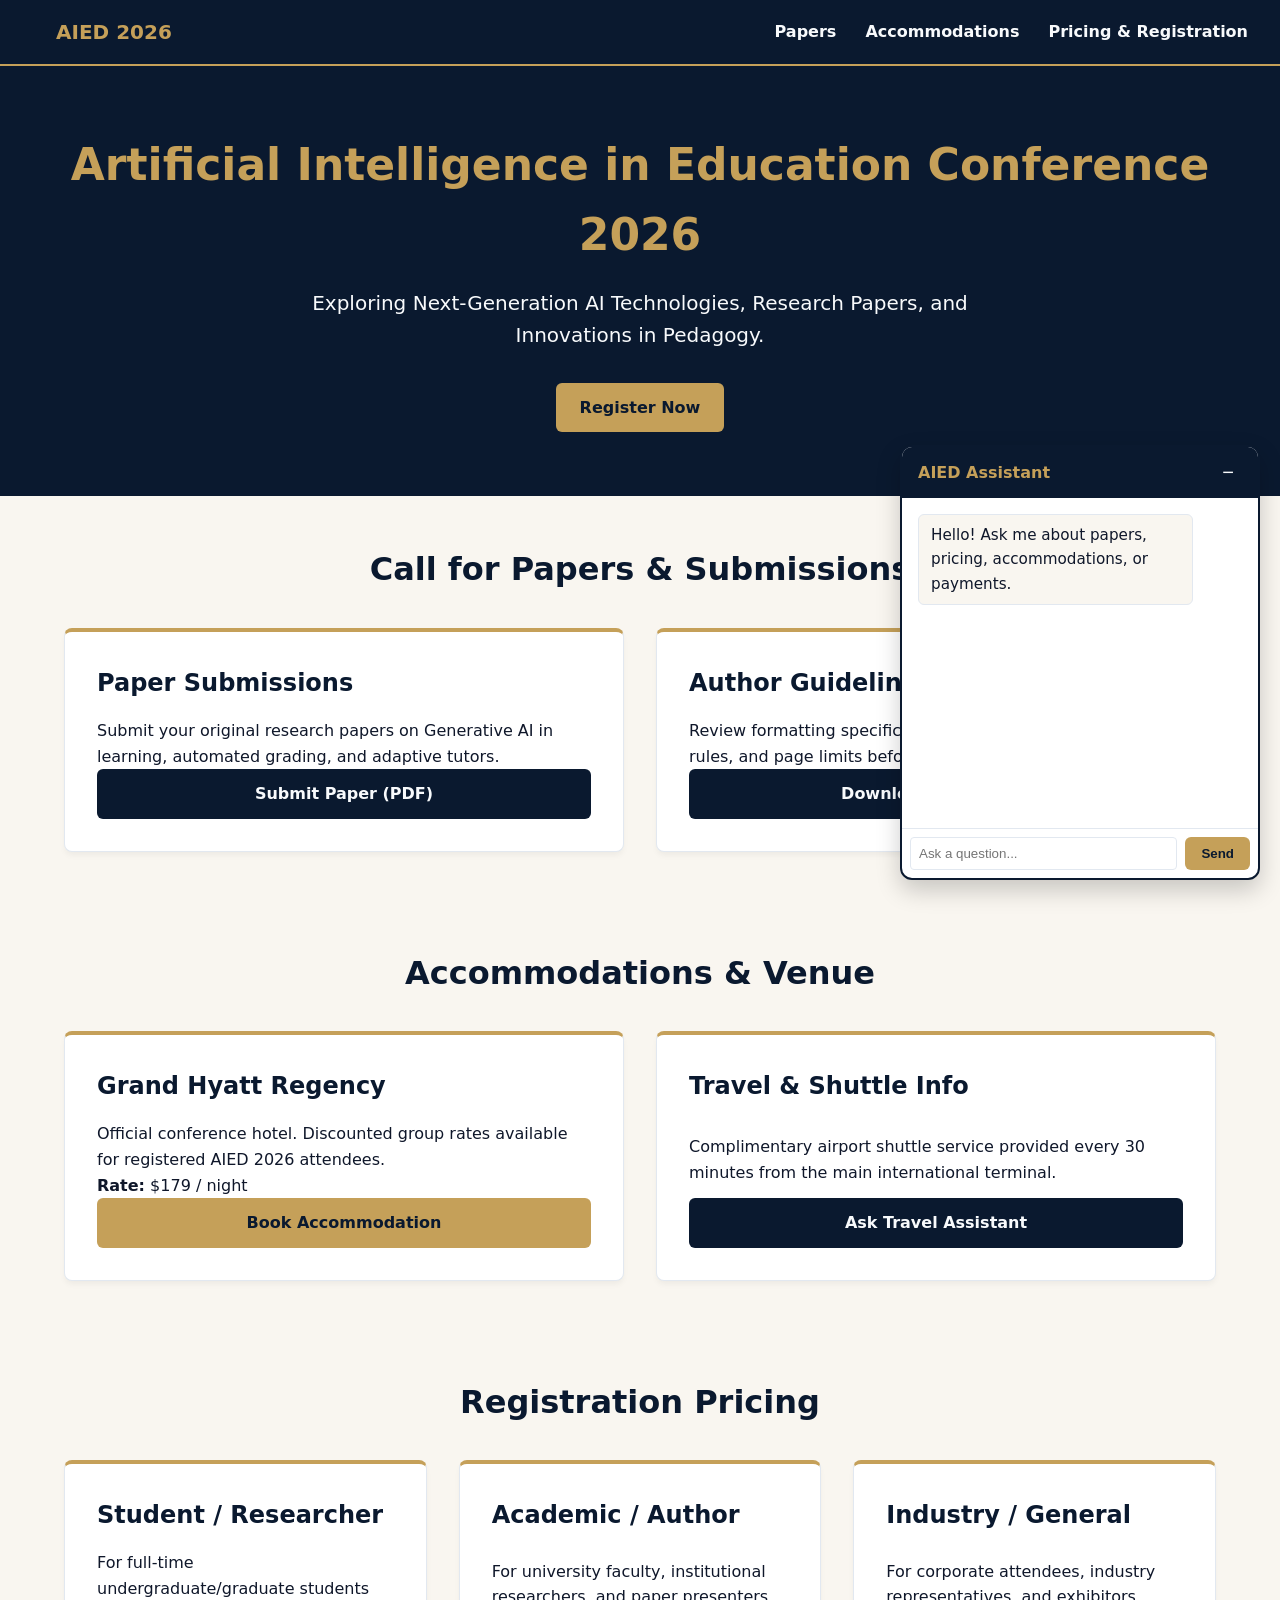
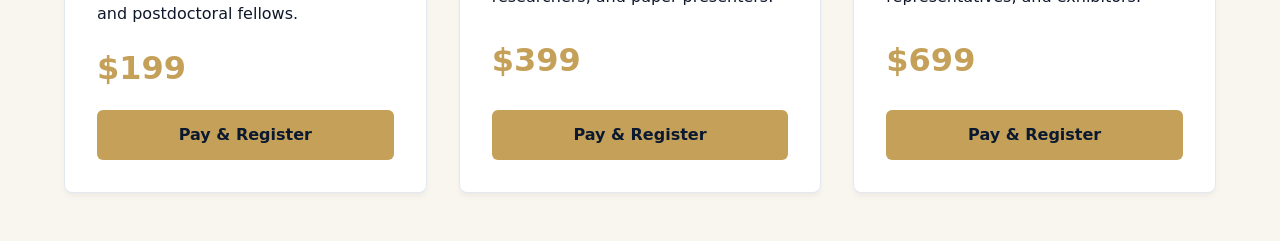
<file: index.html>
<!DOCTYPE html>
<html lang="en">
<head>
  <meta charset="UTF-8">
  <meta name="viewport" content="width=device-width, initial-scale=1.0">
  <title>AIED 2026 Conference</title>
  <link rel="stylesheet" href="css/style.css">
</head>
<body>

  <!-- Accessible Navigation -->
  <header>
    <nav class="navbar" aria-label="Main Navigation">
      <div class="logo">
        <a href="#home" style="font-size:1.25rem; font-weight:bold; color:var(--accent-gold);">AIED 2026</a>
      </div>
      <div>
        <a href="#papers">Papers</a>
        <a href="#accommodations">Accommodations</a>
        <a href="#pricing">Pricing & Registration</a>
      </div>
    </nav>
  </header>

  <main id="home">
    <!-- Centered Banner Information -->
    <section class="hero-banner" aria-labelledby="banner-heading">
      <h1 id="banner-heading">Artificial Intelligence in Education Conference 2026</h1>
      <p>Exploring Next-Generation AI Technologies, Research Papers, and Innovations in Pedagogy.</p>
      <a href="#pricing" class="btn" role="button">Register Now</a>
    </section>

    <!-- Papers Section -->
    <section id="papers" class="container" aria-labelledby="papers-heading">
      <h2 id="papers-heading" class="section-title">Call for Papers & Submissions</h2>
      <div class="card-grid">
        <article class="card">
          <h3>Paper Submissions</h3>
          <p>Submit your original research papers on Generative AI in learning, automated grading, and adaptive tutors.</p>
          <a href="https://example.com/submit-paper" target="_blank" rel="noopener noreferrer" class="btn btn-secondary">Submit Paper (PDF)</a>
        </article>
        <article class="card">
          <h3>Author Guidelines</h3>
          <p>Review formatting specifications, double-blind peer review rules, and page limits before submitting.</p>
          <a href="data/aied2026_conference_guide.pdf" target="_blank" class="btn btn-secondary">Download Guidelines</a>
        </article>
      </div>
    </section>

    <!-- Accommodations Section -->
    <section id="accommodations" class="container" aria-labelledby="accommodations-heading">
      <h2 id="accommodations-heading" class="section-title">Accommodations & Venue</h2>
      <div class="card-grid">
        <article class="card">
          <h3>Grand Hyatt Regency</h3>
          <p>Official conference hotel. Discounted group rates available for registered AIED 2026 attendees.</p>
          <p><strong>Rate:</strong> $179 / night</p>
          <a href="https://example.com/hotel-booking" target="_blank" rel="noopener noreferrer" class="btn">Book Accommodation</a>
        </article>
        <article class="card">
          <h3>Travel & Shuttle Info</h3>
          <p>Complimentary airport shuttle service provided every 30 minutes from the main international terminal.</p>
          <a href="#chat" onclick="openChatWithQuery('Tell me about airport travel')" class="btn btn-secondary">Ask Travel Assistant</a>
        </article>
      </div>
    </section>

    <!-- Research & Registration Pricing Section -->
    <section id="pricing" class="container" aria-labelledby="pricing-heading">
      <h2 id="pricing-heading" class="section-title">Registration Pricing</h2>
      <div class="card-grid">
        <article class="card">
          <h3>Student / Researcher</h3>
          <p>For full-time undergraduate/graduate students and postdoctoral fellows.</p>
          <div class="price-tag">$199</div>
          <a href="https://example.com/pay/student" target="_blank" rel="noopener noreferrer" class="btn">Pay & Register</a>
        </article>
        <article class="card">
          <h3>Academic / Author</h3>
          <p>For university faculty, institutional researchers, and paper presenters.</p>
          <div class="price-tag">$399</div>
          <a href="https://example.com/pay/academic" target="_blank" rel="noopener noreferrer" class="btn">Pay & Register</a>
        </article>
        <article class="card">
          <h3>Industry / General</h3>
          <p>For corporate attendees, industry representatives, and exhibitors.</p>
          <div class="price-tag">$699</div>
          <a href="https://example.com/pay/industry" target="_blank" rel="noopener noreferrer" class="btn">Pay & Register</a>
        </article>
      </div>
    </section>
  </main>

  <!-- Minimizable Chatbot Widget -->
  <aside id="chat-widget" aria-label="Conference Assistant Chatbot">
    <div id="chat-header">
      <span>AIED Assistant</span>
      <button id="toggle-chat-btn" aria-label="Minimize Chat Window" aria-expanded="true">−</button>
    </div>
    <div id="chat-body">
      <div id="chat-messages" role="log" aria-live="polite">
        <div class="message bot">Hello! Ask me about papers, pricing, accommodations, or payments.</div>
      </div>
      <form id="chat-input-form">
        <input type="text" id="chat-input" placeholder="Ask a question..." aria-label="Type your message" required>
        <button type="submit" class="btn">Send</button>
      </form>
    </div>
  </aside>

  <script src="main.js"></script>
</body>
</html>
</file>
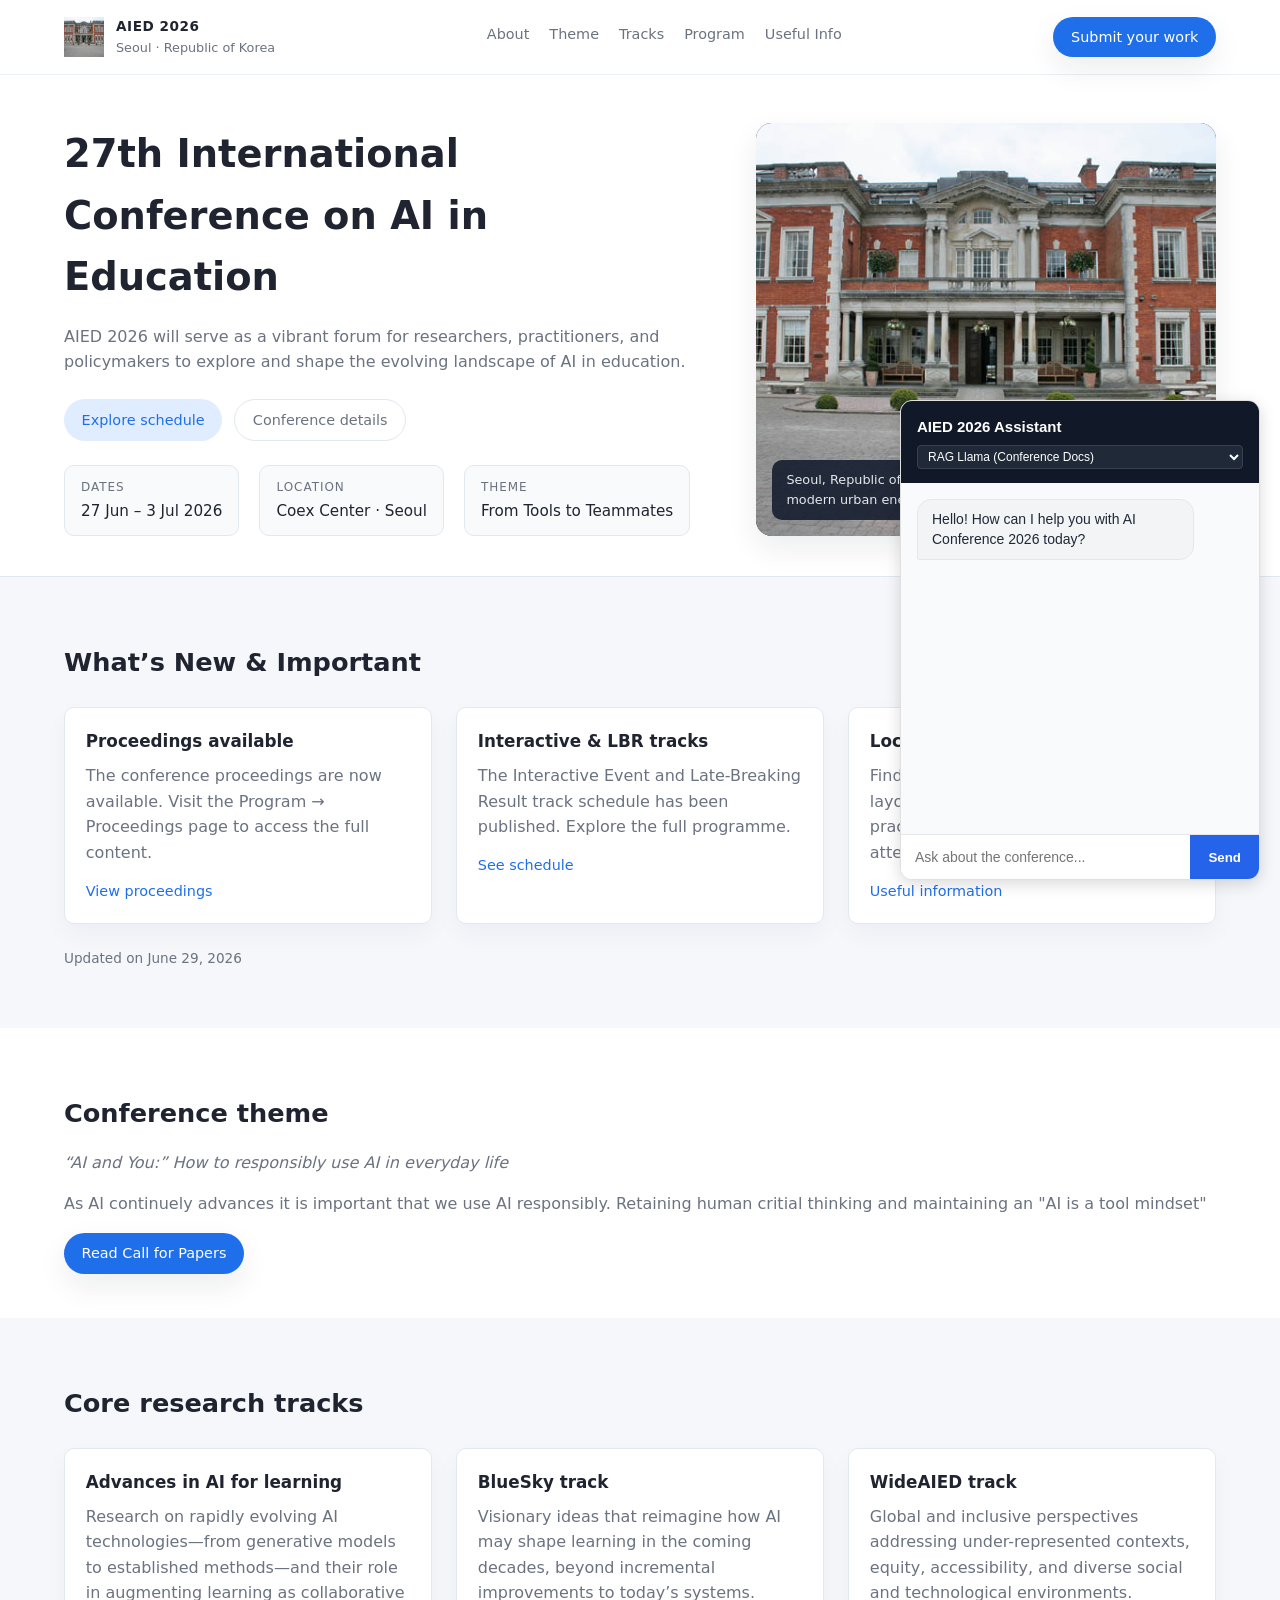
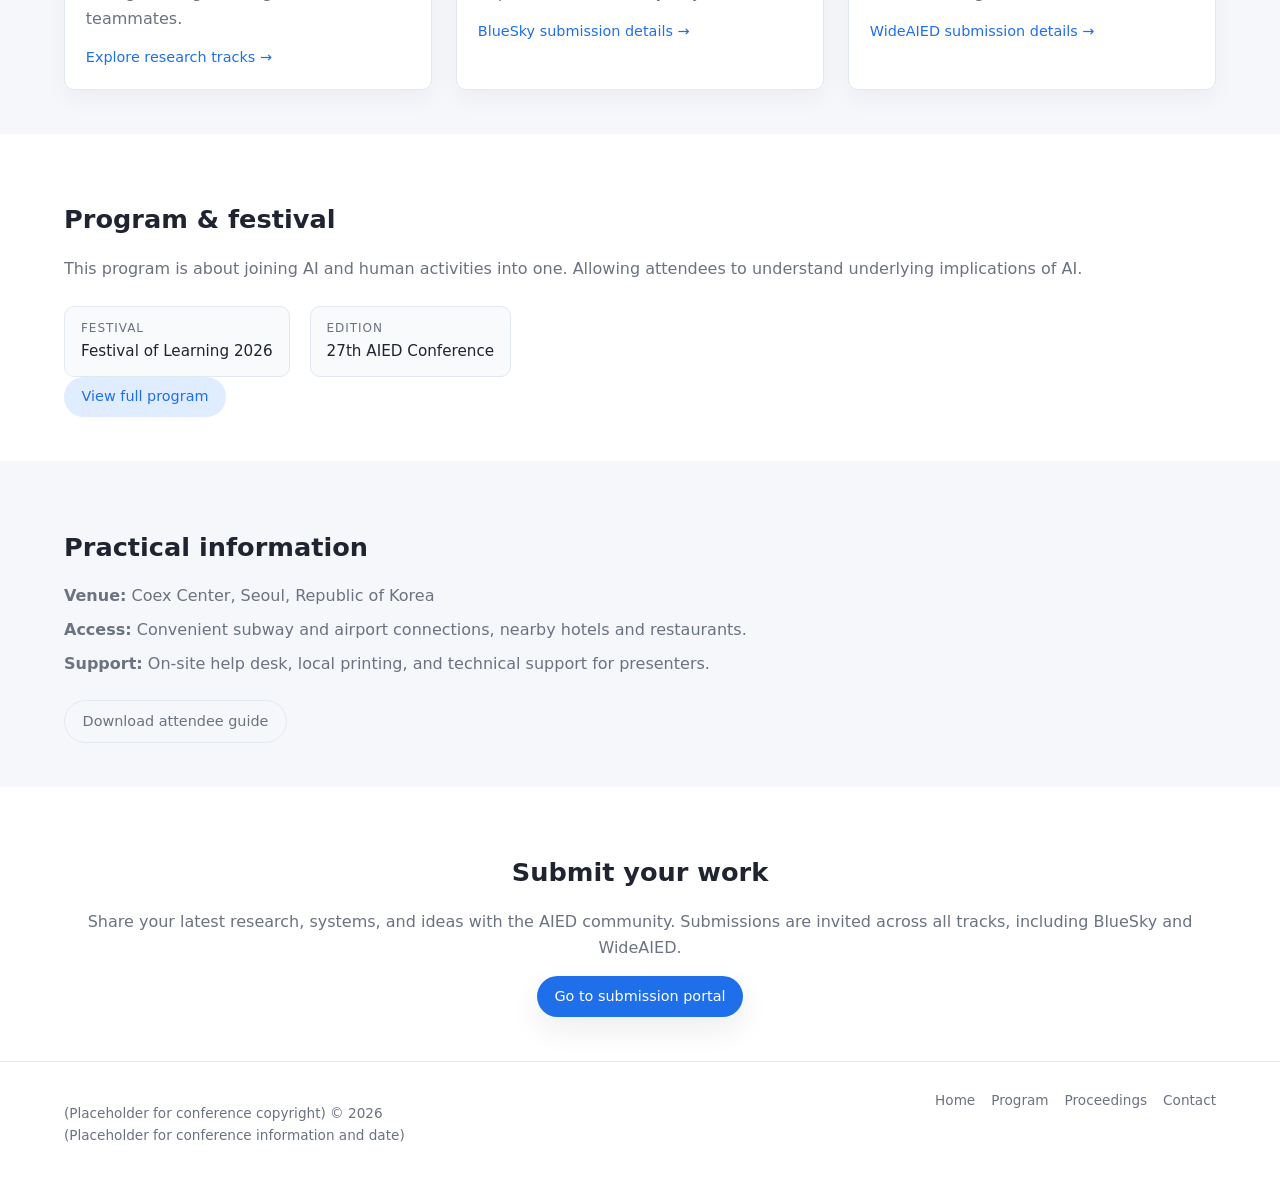
<file: AiConference_site/AiConference_site/src/index.html>
<!DOCTYPE html>
<html lang="en">
<head>
    <meta charset="UTF-8"/>
    <title>AIED 2026 · Seoul · Home</title>
    <meta name="viewport" content="width=device-width, initial-scale=1"/>
    <link rel="stylesheet" href="css/style.css"/>
    <!-- Floating Chatbot Widget Styles -->
    <style>
        .chat-widget {
            position: fixed;
            bottom: 20px;
            right: 20px;
            width: 360px;
            height: 480px;
            background: #ffffff;
            border: 1px solid #e0e0e0;
            border-radius: 12px;
            box-shadow: 0 4px 16px rgba(0, 0, 0, 0.15);
            display: flex;
            flex-direction: column;
            font-family: -apple-system, BlinkMacSystemFont, "Segoe UI", Roboto, Helvetica, Arial, sans-serif;
            z-index: 1000;
            overflow: hidden;
        }

        .chat-header {
            background: #111827;
            color: #ffffff;
            padding: 14px 16px;
            font-weight: 600;
            font-size: 15px;
        }

        .chat-messages {
            flex: 1;
            padding: 16px;
            overflow-y: auto;
            display: flex;
            flex-direction: column;
            gap: 12px;
            background: #f9fafb;
        }

        .message {
            max-width: 85%;
            padding: 10px 14px;
            border-radius: 14px;
            font-size: 14px;
            line-height: 1.4;
            word-wrap: break-word;
        }

        /*.message.user {*/
        /*    background: #2563eb;*/
        /*    color: #ffffff;*/
        /*    align-self: flex-end;*/
        /*    border-bottom-right-radius: 2px;*/
        /*}*/

        .message.bot {
            background: #f3f4f6;
            color: #1f2937;
            align-self: flex-start;
            border-bottom-left-radius: 2px;
            border: 1px solid #e5e7eb;
        }

        .chat-input-container {
            display: flex;
            border-top: 1px solid #e5e7eb;
            background: #ffffff;
        }

        .chat-input {
            flex: 1;
            border: none;
            padding: 14px;
            outline: none;
            font-size: 14px;
        }

        .chat-submit {
            background: #2563eb;
            color: #ffffff;
            border: none;
            padding: 0 18px;
            font-weight: 600;
            cursor: pointer;
            transition: background 0.2s;
        }

        .chat-submit:hover {
            background: #1d4ed8;
        }
    </style>
</head>
<body>
<header class="site-header">
    <div class="logo-area">
        <img src="img/conference.jpg" alt="Conference Logo" class="logo"/>
        <div class="logo-text">
            <span class="conf-name">AIED 2026</span>
            <span class="conf-location">Seoul · Republic of Korea</span>
        </div>
    </div>
    <nav class="main-nav">
        <a href="#">About</a>
        <a href="#theme">Theme</a>
        <a href="#tracks">Tracks</a>
        <a href="#program">Program</a>
        <a href="#info">Useful Info</a>
    </nav>
    <a href="#submit" class="primary-btn">Submit your work</a>
</header>

<section class="conference">
    <div class="conference-content">
        <h1>27th International Conference on AI in Education</h1>
        <p>
            AIED 2026 will serve as a vibrant forum for researchers, practitioners, and policymakers
            to explore and shape the evolving landscape of AI in education.
        </p>
        <div class="conference-actions">
            <a href="#program" class="secondary-btn">Explore schedule</a>
            <a href="#dates" class="ghost-btn">Conference details</a>
        </div>
        <div class="conference-meta">
            <div class="meta-item">
                <span class="meta-label">Dates</span>
                <span class="meta-value">27 Jun – 3 Jul 2026</span>
            </div>
            <div class="meta-item">
                <span class="meta-label">Location</span>
                <span class="meta-value">Coex Center · Seoul</span>
            </div>
            <div class="meta-item">
                <span class="meta-label">Theme</span>
                <span class="meta-value">From Tools to Teammates</span>
            </div>
        </div>
    </div>
    <div class="conference-image">
        <img src="img/conference.jpg" alt="Placeholder"/>
        <div class="conference-caption">
            <span>Seoul, Republic of Korea</span>
            <span>Blending centuries-old traditions with modern urban energy.</span>
        </div>
    </div>
</section>

<!-- Ollama Chatbot UI -->
<div class="chat-widget">
    <div class="chat-header">
        <div>AIED 2026 Assistant</div>
        <select id="chatMode" style="background:#1f2937; color:#ffffff; border:1px solid #374151; border-radius:4px; padding:3px 6px; font-size:12px; margin-top:6px; width:100%; cursor:pointer;">
            <option value="rag" selected>RAG Llama (Conference Docs)</option>
            <option value="direct">Direct Llama 3 (General AI)</option>

        </select>
    </div>
    <div class="chat-messages" id="chatMessages">
        <div class="message bot">Hello! How can I help you with AI Conference 2026 today?</div>
    </div>
    <div class="chat-input-container">
        <label for="chatInput"></label><input type="text" id="chatInput" class="chat-input" placeholder="Ask about the conference..." autocomplete="off"/>
        <button id="chatSubmit" class="chat-submit">Send</button>
    </div>
</div>

<section id="whats-new" class="section section-alt">
    <div class="section-inner">
        <h2>What’s New & Important</h2>
        <div class="cards-grid">
            <article class="card">
                <h3>Proceedings available</h3>
                <p>
                    The conference proceedings are now available. Visit the Program → Proceedings page to access the full content.
                </p>
                <a href="#" class="text-link">View proceedings</a>
            </article>
            <article class="card">
                <h3>Interactive & LBR tracks</h3>
                <p>
                    The Interactive Event and Late-Breaking Result track schedule has been published. Explore the full programme.
                </p>
                <a href="#" class="text-link">See schedule</a>
            </article>
            <article class="card">
                <h3>Local information</h3>
                <p>
                    Find details about the conference. Room layouts, local printing services, and practical information for presenters and attendees.
                </p>
                <a href="#" class="text-link">Useful information</a>
            </article>
        </div>
        <p class="section-updated">Updated on June 29, 2026</p>
    </div>
</section>

<section id="theme" class="section">
    <div class="section-inner">
        <h2>Conference theme</h2>
        <p class="theme-title">
            “AI and You:” How to responsibly use AI in everyday life
        </p>
        <p>
            As AI continuely advances it is important that we use AI responsibly. Retaining human critial thinking and maintaining an "AI is a tool mindset"
        </p>
        <a href="#" class="primary-btn">Read Call for Papers</a>
    </div>
</section>

<section id="tracks" class="section section-alt">
    <div class="section-inner">
        <h2>Core research tracks</h2>
        <div class="cards-grid">
            <article class="card">
                <h3>Advances in AI for learning</h3>
                <p>
                    Research on rapidly evolving AI technologies—from generative models to established methods—and their role
                    in augmenting learning as collaborative teammates.
                </p>
                <a href="#" class="text-link">Explore research tracks →</a>
            </article>
            <article class="card">
                <h3>BlueSky track</h3>
                <p>
                    Visionary ideas that reimagine how AI may shape learning in the coming decades, beyond incremental
                    improvements to today’s systems.
                </p>
                <a href="#" class="text-link">BlueSky submission details →</a>
            </article>
            <article class="card">
                <h3>WideAIED track</h3>
                <p>
                    Global and inclusive perspectives addressing under-represented contexts, equity, accessibility, and diverse
                    social and technological environments.
                </p>
                <a href="#" class="text-link">WideAIED submission details →</a>
            </article>
        </div>
    </div>
</section>

<section id="program" class="section">
    <div class="section-inner">
        <h2>Program & festival</h2>
        <p>
            This program is about joining AI and human activities into one. Allowing attendees to understand underlying implications of AI.
        </p>
        <div class="conference-meta conference-meta-inline">
            <div class="meta-item">
                <span class="meta-label">Festival</span>
                <span class="meta-value">Festival of Learning 2026</span>
            </div>
            <div class="meta-item">
                <span class="meta-label">Edition</span>
                <span class="meta-value">27th AIED Conference</span>
            </div>
        </div>
        <a href="#" class="secondary-btn">View full program</a>
    </div>
</section>

<section id="info" class="section section-alt">
    <div class="section-inner">
        <h2>Practical information</h2>
        <ul class="info-list">
            <li><strong>Venue:</strong> Coex Center, Seoul, Republic of Korea</li>
            <li><strong>Access:</strong> Convenient subway and airport connections, nearby hotels and restaurants.</li>
            <li><strong>Support:</strong> On-site help desk, local printing, and technical support for presenters.</li>
        </ul>
        <a href="#" class="ghost-btn">Download attendee guide</a>
    </div>
</section>

<section id="submit" class="section">
    <div class="section-inner section-submit">
        <h2>Submit your work</h2>
        <p>
            Share your latest research, systems, and ideas with the AIED community. Submissions are invited across all
            tracks, including BlueSky and WideAIED.
        </p>
        <a href="#" class="primary-btn">Go to submission portal</a>
    </div>
</section>

<footer class="site-footer">
    <div class="footer-inner">
        <p>
            (Placeholder for conference copyright) © 2026  <br/>
            (Placeholder for conference information and date)
        </p>
        <nav class="footer-nav">
            <a href="#">Home</a>
            <a href="#">Program</a>
            <a href="#">Proceedings</a>
            <a href="#">Contact</a>
        </nav>
    </div>
</footer>

<script>
    const chatMessages = document.getElementById('chatMessages');
    const chatInput = document.getElementById('chatInput');
    const chatSubmit = document.getElementById('chatSubmit');
    const chatMode = document.getElementById('chatMode');

    // Relative path routing directly to your Flask backend endpoint
    const BACKEND_API_URL = '/api/chat';

    async function sendMessage() {
        const text = chatInput.value.trim();
        const mode = chatMode.value;
        if (!text) return;

        appendMessage(text, 'user');
        chatInput.value = '';

        const modeLabel = mode === 'rag' ? 'RAG Database' : 'Direct Llama';
        const botMessageDiv = appendMessage(`Thinking (${modeLabel})...`, 'bot');
        chatInput.disabled = true;
        chatSubmit.disabled = true;

        try {
            const response = await fetch(BACKEND_API_URL, {
                method: 'POST',
                headers: {'Content-Type': 'application/json'},
                body: JSON.stringify({
                    message: text,
                    mode: mode
                })
            });

            const data = await response.json();

            if (response.ok) {
                botMessageDiv.innerText = data.response;
            } else {
                botMessageDiv.innerText = 'Error: ' + (data.error || 'Failed to get a response from AI.');
            }
        } catch (error) {
            console.error(error);
            botMessageDiv.innerText = 'Error: Make sure your Python backend (python app.py) is running.';
        } finally {
            chatInput.disabled = false;
            chatSubmit.disabled = false;
            chatInput.focus();
            chatMessages.scrollTop = chatMessages.scrollHeight;
        }
    }

    function appendMessage(text, sender) {
        const messageDiv = document.createElement('div');
        messageDiv.classList.add('message', sender);
        messageDiv.innerText = text;
        chatMessages.appendChild(messageDiv);
        chatMessages.scrollTop = chatMessages.scrollHeight;
        return messageDiv;
    }

    chatSubmit.addEventListener('click', sendMessage);
    chatInput.addEventListener('keydown', (e) => {
        if (e.key === 'Enter') sendMessage();
    });


</script>
</body>
</html>

<script src="main.js"></script>
</file>
<file: css/style.css>
:root {
  /* Color Palette */
  --bg-eggshell: #F9F6F0;
  --bg-card: #FFFFFF;
  --primary-dark-blue: #0A192F;
  --secondary-blue: #1E3A8A;
  --accent-gold: #C5A059;
  --accent-gold-hover: #B08942;
  --text-dark: #0F172A;
  --text-light: #F8FAFC;
  --border-color: #E2E8F0;
  --focus-ring: #2563EB;
}

/* Accessibility & Base Styles */
* {
  box-sizing: border-box;
  margin: 0;
  padding: 0;
}

body {
  font-family: system-ui, -apple-system, BlinkMacSystemFont, 'Segoe UI', Roboto, Oxygen, Ubuntu, Cantarell, sans-serif;
  background-color: var(--bg-eggshell);
  color: var(--text-dark);
  line-height: 1.6;
  font-size: 1rem;
}

/* Accessible Focus Outlines */
a:focus-visible,
button:focus-visible,
input:focus-visible {
  outline: 3px solid var(--focus-ring);
  outline-offset: 3px;
}

/* Header & Banner - Centered Information */
.hero-banner {
  background-color: var(--primary-dark-blue);
  color: var(--text-light);
  padding: 4rem 1.5rem;
  text-align: center;
  display: flex;
  flex-direction: column;
  align-items: center;
  justify-content: center;
}

.hero-banner h1 {
  font-size: 2.75rem;
  color: var(--accent-gold);
  margin-bottom: 1rem;
}

.hero-banner p {
  font-size: 1.25rem;
  max-width: 700px;
  margin-bottom: 2rem;
}

/* Navigation Bar */
.navbar {
  background-color: var(--primary-dark-blue);
  border-bottom: 2px solid var(--accent-gold);
  padding: 1rem 2rem;
  display: flex;
  justify-content: space-between;
  align-items: center;
}

.navbar a {
  color: var(--text-light);
  text-decoration: none;
  font-weight: 600;
  margin-left: 1.5rem;
}

.navbar a:hover {
  color: var(--accent-gold);
}

/* Grid & Cards (Papers, Accommodations, Pricing) */
.container {
  max-width: 1200px;
  margin: 0 auto;
  padding: 3rem 1.5rem;
}

.section-title {
  text-align: center;
  font-size: 2rem;
  color: var(--primary-dark-blue);
  margin-bottom: 2rem;
}

.card-grid {
  display: grid;
  grid-template-columns: repeat(auto-fit, minmax(300px, 1fr));
  gap: 2rem;
}

.card {
  background-color: var(--bg-card);
  border: 1px solid var(--border-color);
  border-top: 4px solid var(--accent-gold);
  border-radius: 8px;
  padding: 2rem;
  box-shadow: 0 4px 6px -1px rgba(0, 0, 0, 0.05);
  display: flex;
  flex-direction: column;
  justify-content: space-between;
}

.card h3 {
  color: var(--primary-dark-blue);
  font-size: 1.5rem;
  margin-bottom: 1rem;
}

.price-tag {
  font-size: 2rem;
  font-weight: bold;
  color: var(--accent-gold);
  margin: 1rem 0;
}

/* Accessible Buttons */
.btn {
  display: inline-block;
  background-color: var(--accent-gold);
  color: var(--primary-dark-blue);
  font-weight: 700;
  padding: 0.75rem 1.5rem;
  border: none;
  border-radius: 6px;
  cursor: pointer;
  text-decoration: none;
  text-align: center;
  transition: background-color 0.2s ease;
}

.btn:hover {
  background-color: var(--accent-gold-hover);
  color: #ffffff;
}

.btn-secondary {
  background-color: var(--primary-dark-blue);
  color: var(--text-light);
}

.btn-secondary:hover {
  background-color: var(--secondary-blue);
}

/* Chatbot Widget Styles with Minimize Controls */
#chat-widget {
  position: fixed;
  bottom: 20px;
  right: 20px;
  width: 360px;
  max-width: calc(100vw - 40px);
  background-color: var(--bg-card);
  border: 2px solid var(--primary-dark-blue);
  border-radius: 12px;
  box-shadow: 0 10px 25px rgba(0,0,0,0.2);
  overflow: hidden;
  z-index: 1000;
  transition: height 0.3s ease;
}

#chat-header {
  background-color: var(--primary-dark-blue);
  color: var(--accent-gold);
  padding: 0.75rem 1rem;
  display: flex;
  justify-content: space-between;
  align-items: center;
  font-weight: bold;
}

#chat-header button {
  background: transparent;
  border: none;
  color: var(--text-light);
  font-size: 1.25rem;
  cursor: pointer;
  padding: 2px 8px;
  border-radius: 4px;
}

#chat-header button:hover {
  background-color: rgba(255, 255, 255, 0.2);
}

#chat-body {
  display: flex;
  flex-direction: column;
  height: 380px;
}

#chat-messages {
  flex: 1;
  padding: 1rem;
  overflow-y: auto;
  font-size: 0.95rem;
}

.message {
  margin-bottom: 0.75rem;
  padding: 0.5rem 0.75rem;
  border-radius: 6px;
  max-width: 85%;
}

.message.user {
  background-color: var(--primary-dark-blue);
  color: var(--text-light);
  margin-left: auto;
}

.message.bot {
  background-color: var(--bg-eggshell);
  color: var(--text-dark);
  border: 1px solid var(--border-color);
  margin-right: auto;
}

#chat-input-form {
  display: flex;
  border-top: 1px solid var(--border-color);
  padding: 0.5rem;
}

#chat-input-form input {
  flex: 1;
  padding: 0.5rem;
  border: 1px solid var(--border-color);
  border-radius: 4px;
}

#chat-input-form button {
  margin-left: 0.5rem;
  padding: 0.5rem 1rem;
}

/* Chatbot Minimized State */
#chat-widget.minimized #chat-body {
  display: none;
}
</file>
<file: AiConference_site/AiConference_site/src/css/style.css>
:root {
    --bg: #ffffff;
    --bg-alt: #f5f7fb;
    --text: #1f2430;
    --muted: #6b7280;
    --accent: #1f6feb;
    --accent-soft: #e0ecff;
    --border: #e2e8f0;
    --shadow-soft: 0 12px 30px rgba(15, 23, 42, 0.08);
    --radius-lg: 16px;
    --radius-md: 10px;
    --radius-sm: 6px;
}

*,
*::before,
*::after {
    box-sizing: border-box;
}

body {
    margin: 0;
    font-family: system-ui, -apple-system, BlinkMacSystemFont, "Segoe UI", sans-serif;
    background: var(--bg);
    color: var(--text);
    line-height: 1.6;
}

/* Header */

.site-header {
    position: sticky;
    top: 0;
    z-index: 20;
    display: flex;
    align-items: center;
    justify-content: space-between;
    padding: 1rem 5vw;
    background: rgba(255, 255, 255, 0.9);
    backdrop-filter: blur(12px);
    border-bottom: 1px solid rgba(226, 232, 240, 0.7);
}

.logo-area {
    display: flex;
    align-items: center;
    gap: 0.75rem;
}

.logo {
    width: 40px;
    height: 40px;
}

.logo-text {
    display: flex;
    flex-direction: column;
}

.conf-name {
    font-weight: 600;
    letter-spacing: 0.04em;
    text-transform: uppercase;
    font-size: 0.85rem;
}

.conf-location {
    font-size: 0.8rem;
    color: var(--muted);
}

.main-nav {
    display: flex;
    gap: 1.25rem;
    font-size: 0.9rem;
}

.main-nav a {
    text-decoration: none;
    color: var(--muted);
    padding-bottom: 0.2rem;
    border-bottom: 2px solid transparent;
    transition: color 0.2s ease, border-color 0.2s ease;
}

.main-nav a:hover {
    color: var(--accent);
    border-color: var(--accent-soft);
}

/* Buttons */

.primary-btn,
.secondary-btn,
.ghost-btn,
.text-link {
    display: inline-flex;
    align-items: center;
    justify-content: center;
    padding: 0.55rem 1.1rem;
    border-radius: 999px;
    font-size: 0.9rem;
    font-weight: 500;
    text-decoration: none;
    cursor: pointer;
    transition: background 0.2s ease, color 0.2s ease, box-shadow 0.2s ease, transform 0.1s ease;
}

.primary-btn {
    background: var(--accent);
    color: #ffffff;
    box-shadow: var(--shadow-soft);
}

.primary-btn:hover {
    background: #1654b8;
    transform: translateY(-1px);
}

.secondary-btn {
    background: var(--accent-soft);
    color: var(--accent);
}

.secondary-btn:hover {
    background: #d1e2ff;
}

.ghost-btn {
    background: transparent;
    border: 1px solid var(--border);
    color: var(--muted);
}

.ghost-btn:hover {
    background: #f9fafb;
}

.text-link {
    padding: 0;
    border-radius: 0;
    color: var(--accent);
    background: none;
}

.text-link:hover {
    text-decoration: underline;
}

/* conference */

.conference {
    display: grid;
    grid-template-columns: minmax(0, 1.4fr) minmax(0, 1fr);
    gap: 3rem;
    padding: 3rem 5vw 2.5rem;
    border-bottom: 1px solid var(--border);
}

.conference-content h1 {
    font-size: clamp(2.2rem, 3vw, 2.8rem);
    margin: 0 0 1rem;
}

.conference-content p {
    max-width: 40rem;
    color: var(--muted);
    margin-bottom: 1.5rem;
}

.conference-actions {
    display: flex;
    flex-wrap: wrap;
    gap: 0.75rem;
    margin-bottom: 1.5rem;
}

.conference-meta {
    display: flex;
    flex-wrap: wrap;
    gap: 1.25rem;
}

.conference-meta-inline {
    margin-top: 1.5rem;
}

.meta-item {
    padding: 0.75rem 1rem;
    border-radius: var(--radius-md);
    background: #f9fafb;
    border: 1px solid var(--border);
}

.meta-label {
    display: block;
    font-size: 0.75rem;
    text-transform: uppercase;
    letter-spacing: 0.08em;
    color: var(--muted);
}

.meta-value {
    font-size: 0.95rem;
    font-weight: 500;
}

.conference-image {
    position: relative;
    border-radius: var(--radius-lg);
    overflow: hidden;
    box-shadow: var(--shadow-soft);
    background: #0f172a;
}

.conference-image img {
    width: 100%;
    height: 100%;
    object-fit: cover;
    display: block;
}

.conference-caption {
    position: absolute;
    left: 1rem;
    bottom: 1rem;
    padding: 0.6rem 0.9rem;
    border-radius: var(--radius-md);
    background: rgba(15, 23, 42, 0.85);
    color: #e5e7eb;
    font-size: 0.8rem;
}

/* Sections */

.section {
    padding: 2.75rem 5vw;
}

.section-alt {
    background: var(--bg-alt);
}

.section-inner {
    max-width: 72rem;
    margin: 0 auto;
}

.section h2 {
    font-size: 1.6rem;
    margin-bottom: 1rem;
}

.section p {
    color: var(--muted);
}

.theme-title {
    font-style: italic;
    font-weight: 500;
    margin-bottom: 1rem;
}

/* Cards */

.cards-grid {
    display: grid;
    grid-template-columns: repeat(auto-fit, minmax(240px, 1fr));
    gap: 1.5rem;
    margin-top: 1.5rem;
}

.card {
    background: #ffffff;
    border-radius: var(--radius-md);
    padding: 1.25rem 1.3rem;
    border: 1px solid var(--border);
    box-shadow: 0 10px 24px rgba(15, 23, 42, 0.04);
}

.card h3 {
    margin-top: 0;
    margin-bottom: 0.5rem;
    font-size: 1.05rem;
}

.card p {
    margin: 0 0 0.75rem;
}

/* Info list */

.info-list {
    list-style: none;
    padding: 0;
    margin: 1rem 0 1.5rem;
}

.info-list li {
    margin-bottom: 0.5rem;
    color: var(--muted);
}

/* Submit section */

.section-submit {
    text-align: center;
}

/* Updated text */

.section-updated {
    margin-top: 1.5rem;
    font-size: 0.85rem;
    color: var(--muted);
}

/* Footer */

.site-footer {
    border-top: 1px solid var(--border);
    padding: 1.75rem 5vw 2rem;
    background: #ffffff;
}

.footer-inner {
    max-width: 72rem;
    margin: 0 auto;
    display: flex;
    flex-wrap: wrap;
    justify-content: space-between;
    gap: 1rem;
    font-size: 0.85rem;
    color: var(--muted);
}

.footer-nav {
    display: flex;
    gap: 1rem;
}

.footer-nav a {
    text-decoration: none;
    color: var(--muted);
}

.footer-nav a:hover {
    color: var(--accent);
}

/* Responsive */

@media (max-width: 900px) {
    .conference {
        grid-template-columns: 1fr;
    }

    .site-header {
        flex-wrap: wrap;
        gap: 0.75rem;
    }

    .main-nav {
        order: 3;
        width: 100%;
        justify-content: center;
        flex-wrap: wrap;
    }
}
</file>
